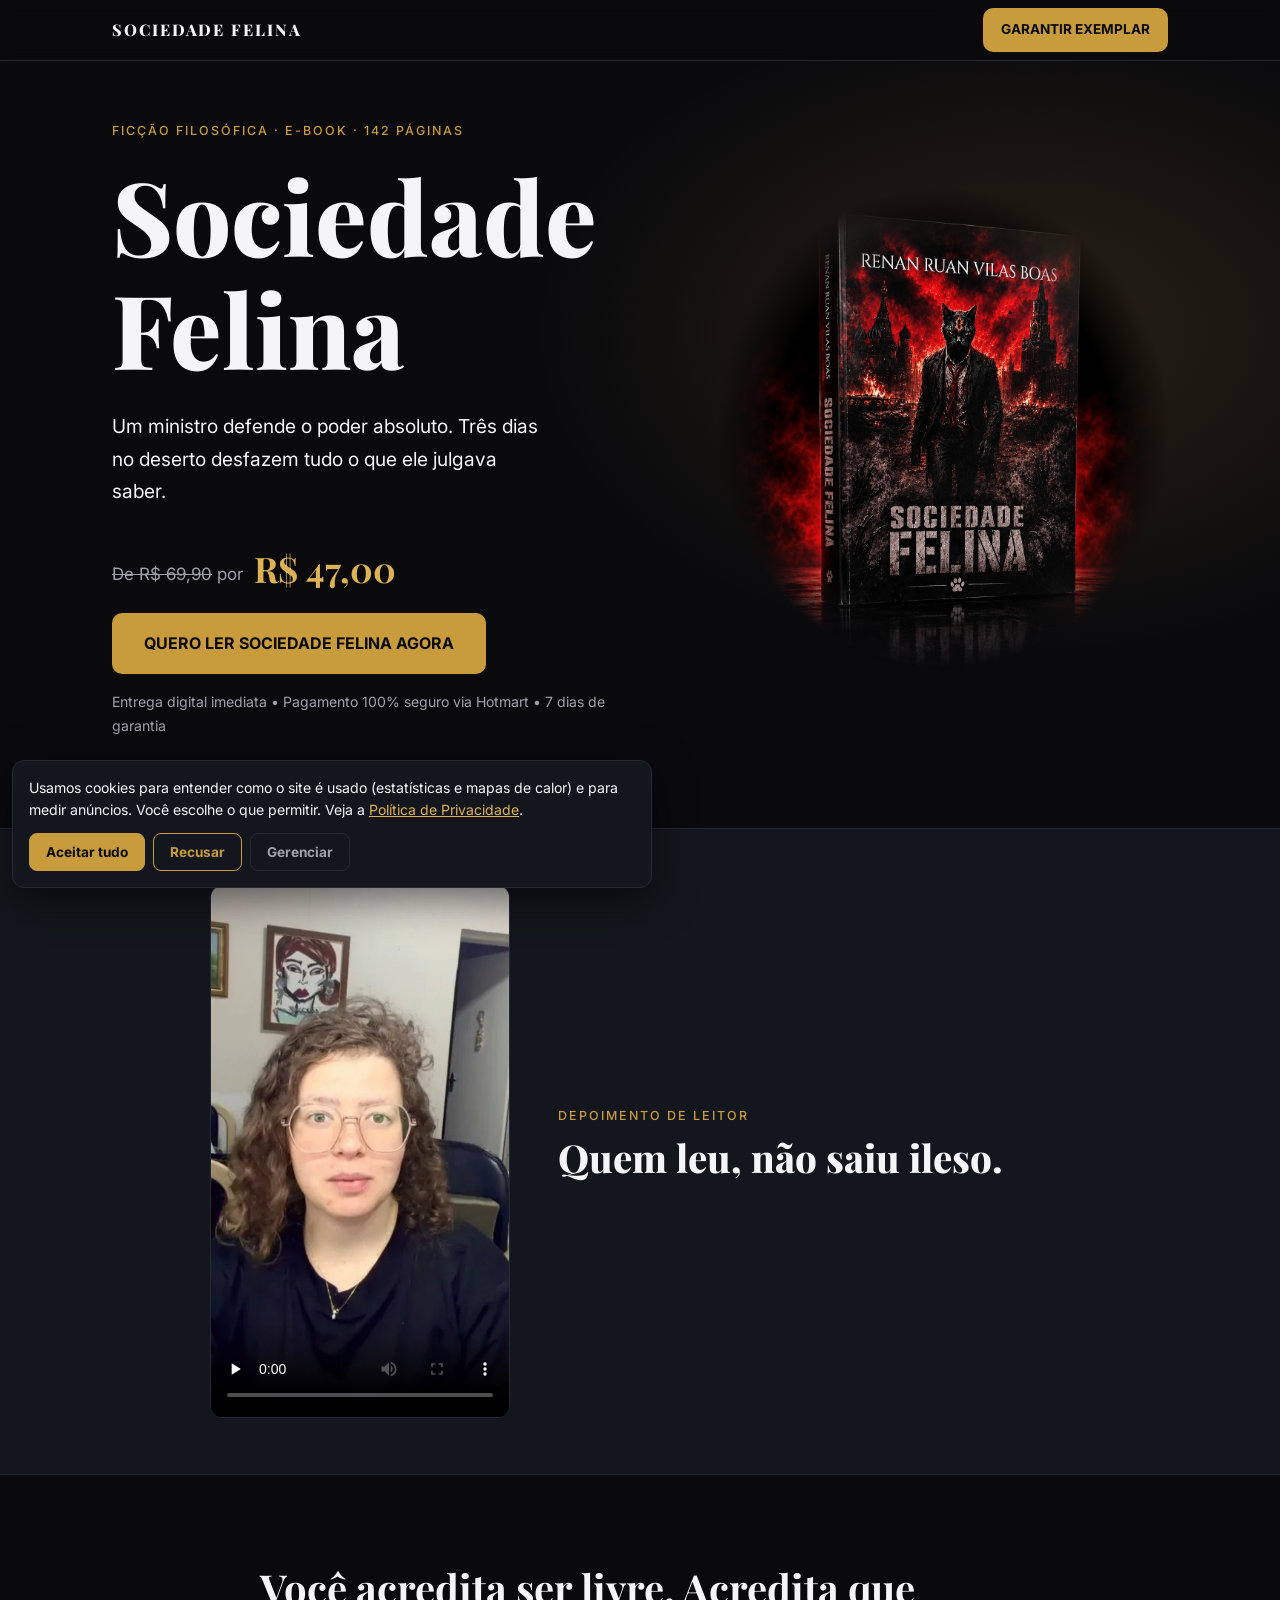
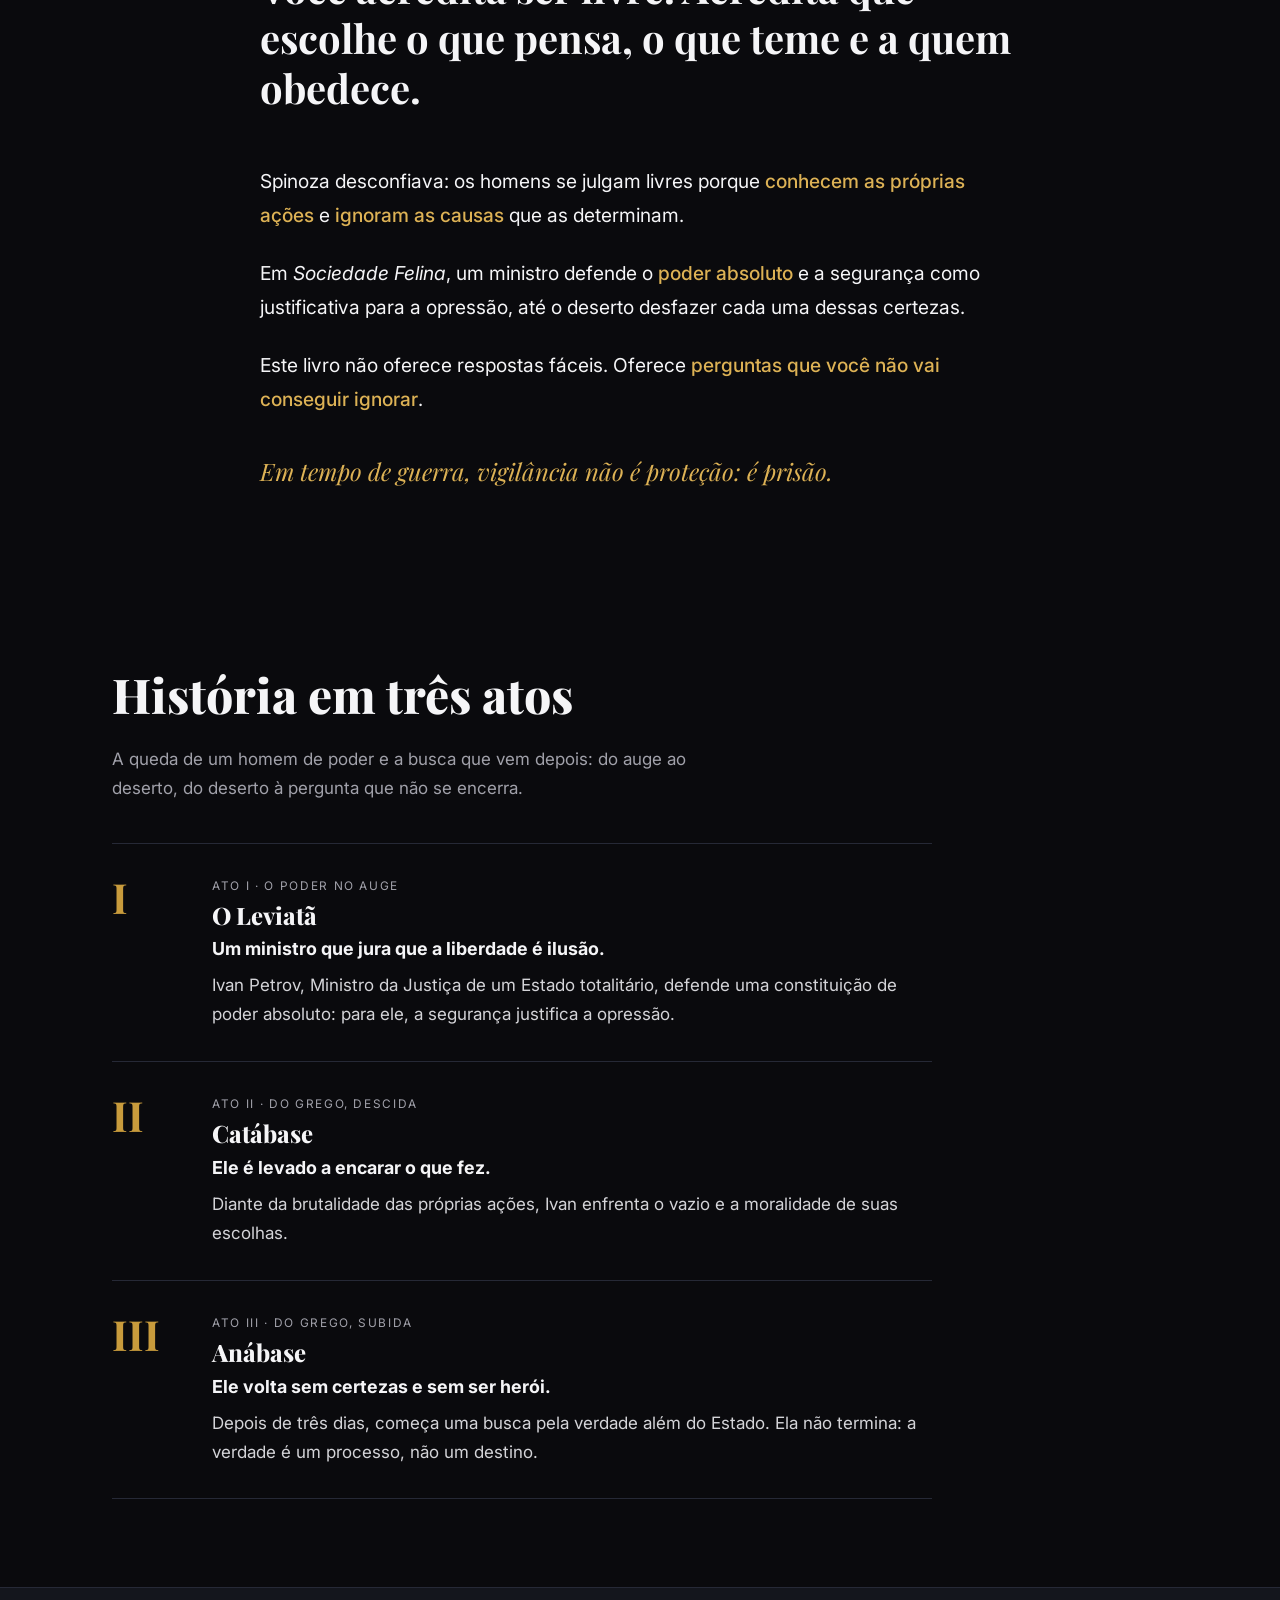
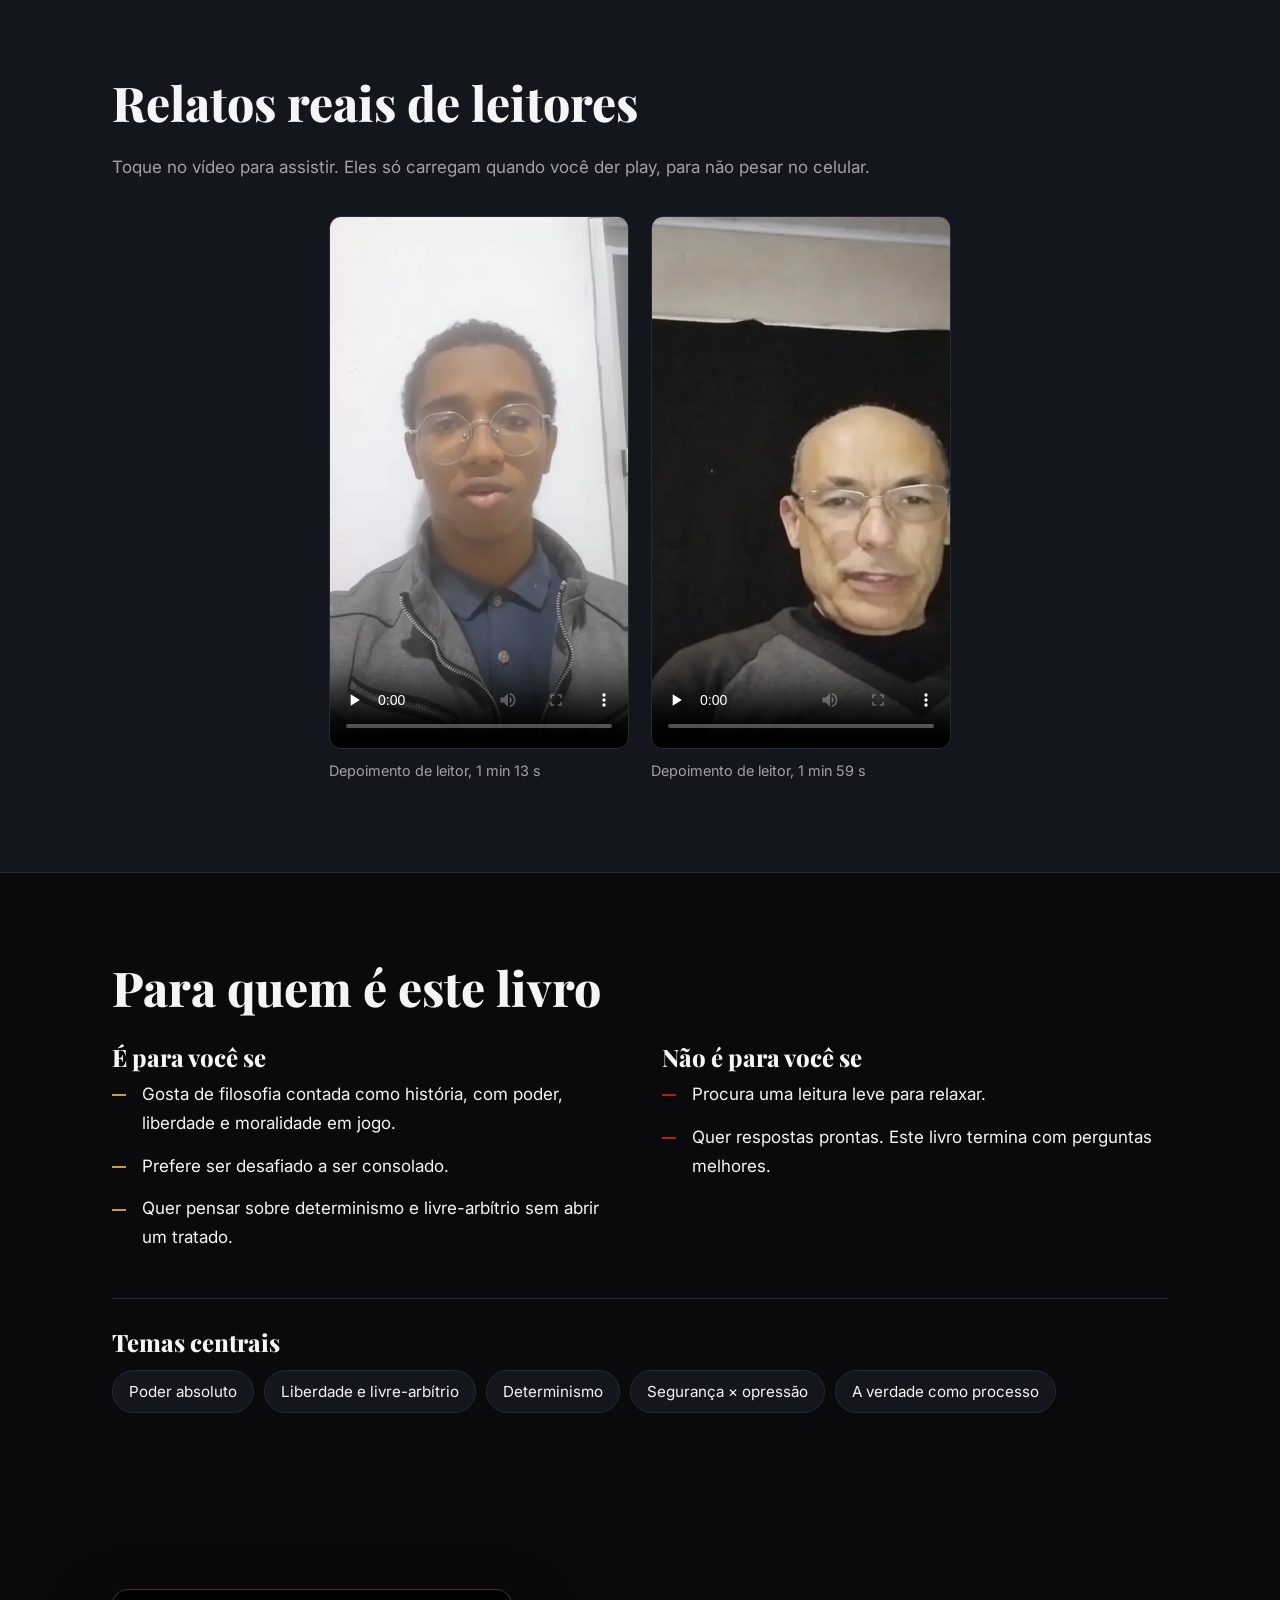
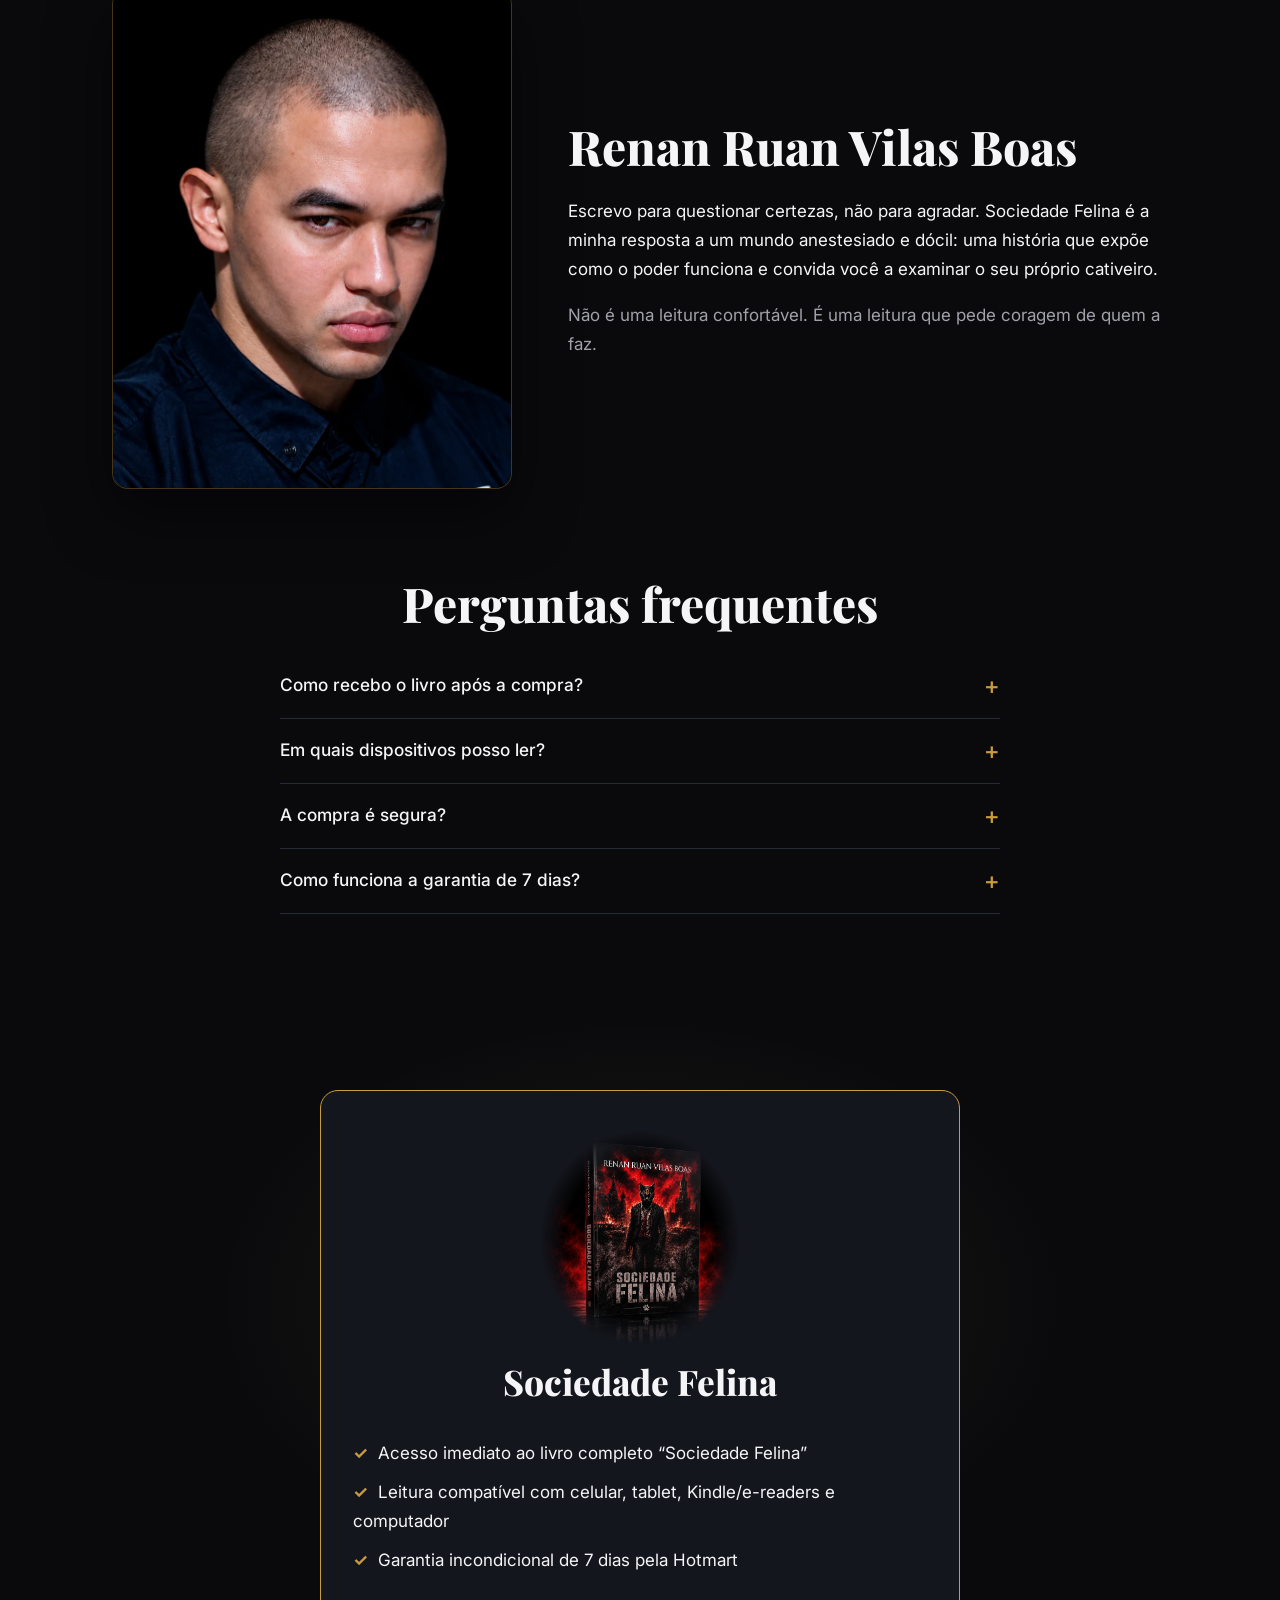
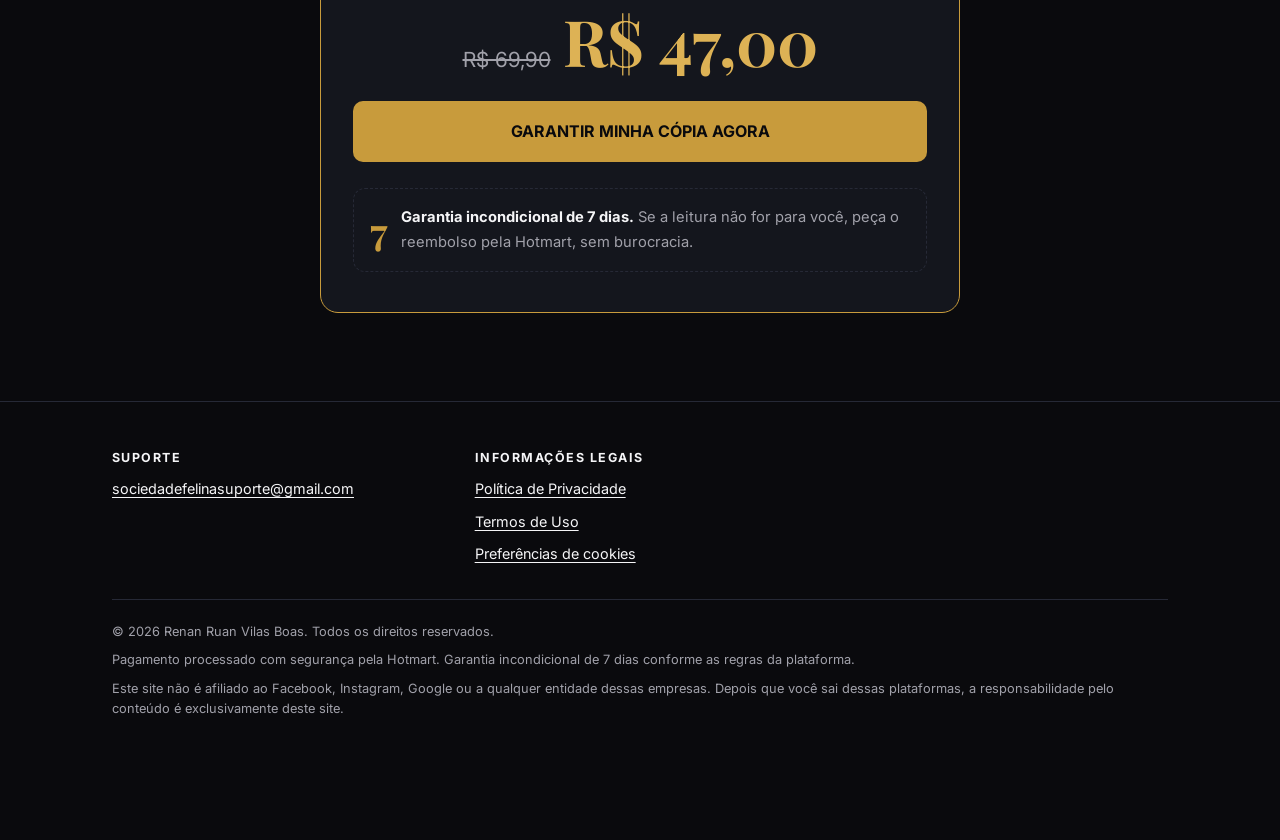
<file: index.html>
<!doctype html>
<html lang="pt-BR">
<head>
<meta charset="utf-8">
<meta name="viewport" content="width=device-width, initial-scale=1">
<title>Sociedade Felina, ficção filosófica de Renan Ruan Vilas Boas</title>
<meta name="description" content="Um ministro defende o poder absoluto e é levado ao deserto, onde suas certezas desmoronam. E-book de ficção filosófica com 142 páginas, acesso imediato e garantia de 7 dias.">
<meta name="theme-color" content="#0A0A0D">
<link rel="canonical" href="https://catabase.com.br/">

<!-- ===== PRÉVIA DE LINK (WhatsApp, Instagram, Facebook, X) =====
     Estas tags precisam ficar no HTML estático (os robôs de prévia não executam JS).
     Se mudar o domínio, troque "catabase.com.br" em canonical, og:image, og:url e twitter:image.
     A imagem de prévia é um JPG 1200x630 (formato mais compatível com o WhatsApp; evite WebP aqui).
     Depois de publicar, force a atualização do cache em:
       https://developers.facebook.com/tools/debug/  (vale também para Instagram/WhatsApp) -->
<meta property="og:type" content="book">
<meta property="og:site_name" content="Sociedade Felina">
<meta property="og:locale" content="pt_BR">
<meta property="og:title" content="Sociedade Felina, de Renan Ruan Vilas Boas">
<meta property="og:description" content="Ficção filosófica sobre poder, liberdade e verdade. E-book com 142 páginas e garantia de 7 dias.">
<meta property="og:url" content="https://catabase.com.br/">
<meta property="og:image" content="https://catabase.com.br/assets/og-capa.jpg">
<meta property="og:image:secure_url" content="https://catabase.com.br/assets/og-capa.jpg">
<meta property="og:image:type" content="image/jpeg">
<meta property="og:image:width" content="1200">
<meta property="og:image:height" content="630">
<meta property="og:image:alt" content="Capa do e-book Sociedade Felina, de Renan Ruan Vilas Boas">
<meta name="twitter:card" content="summary_large_image">
<meta name="twitter:title" content="Sociedade Felina, de Renan Ruan Vilas Boas">
<meta name="twitter:description" content="Ficção filosófica sobre poder, liberdade e verdade. E-book com 142 páginas e garantia de 7 dias.">
<meta name="twitter:image" content="https://catabase.com.br/assets/og-capa.jpg">
<meta name="twitter:image:alt" content="Capa do e-book Sociedade Felina">
<meta name="author" content="Renan Ruan Vilas Boas">
<meta name="robots" content="index,follow,max-image-preview:large">

<link rel="icon" href="data:image/svg+xml,%3Csvg xmlns='http://www.w3.org/2000/svg' viewBox='0 0 64 64'%3E%3Crect width='64' height='64' rx='12' fill='%230A0A0D'/%3E%3Ctext x='32' y='44' font-family='Georgia,serif' font-size='34' font-weight='700' text-anchor='middle' fill='%23C89B3C'%3ESF%3C/text%3E%3C/svg%3E">

<!-- ===== PERFORMANCE =====
     • Só a capa do hero é pré-carregada (é o elemento do LCP).
     • Fontes carregam sem bloquear a renderização (truque media="print" + onload).
     • Scripts de rastreamento NÃO ficam aqui: carregam só após consentimento, em tempo ocioso. -->
<link rel="preload" as="image" href="assets/capa-livro.webp" type="image/webp" fetchpriority="high">
<link rel="preconnect" href="https://fonts.googleapis.com">
<link rel="preconnect" href="https://fonts.gstatic.com" crossorigin>
<link rel="stylesheet" href="https://fonts.googleapis.com/css2?family=Inter:wght@400;500;700&family=Playfair+Display:ital,wght@0,700;0,800;1,500&display=swap" media="print" onload="this.media='all'">
<noscript><link rel="stylesheet" href="https://fonts.googleapis.com/css2?family=Inter:wght@400;500;700&family=Playfair+Display:ital,wght@0,700;0,800;1,500&display=swap"></noscript>

<!-- Dados estruturados (livro). O preço aqui deve bater com produto.preco em config.js -->
<script type="application/ld+json">{"@context":"https://schema.org","@type":"Book","name":"Sociedade Felina","author":{"@type":"Person","name":"Renan Ruan Vilas Boas"},"bookFormat":"https://schema.org/EBook","numberOfPages":144,"inLanguage":"pt-BR","image":"https://catabase.com.br/assets/og-capa.jpg","offers":{"@type":"Offer","price":"47.00","priceCurrency":"BRL","availability":"https://schema.org/InStock","url":"https://catabase.com.br/#oferta"}}</script>

<style>
/* ===== VARIÁVEIS DE COR ===== */
:root{--bg:#0A0A0D;--card:#14161D;--line:#262936;--tx:#F5F5F7;--mu:#A1A1AA;--ac:#C89B3C;--ac2:#DDB255}
*{box-sizing:border-box;margin:0}
html{color-scheme:dark;scroll-behavior:smooth;scroll-padding-top:72px}
body{background:var(--bg);color:var(--tx);font:400 1.0625rem/1.7 Inter,system-ui,-apple-system,"Segoe UI",sans-serif;-webkit-font-smoothing:antialiased}
h1,h2,h3{font-family:"Playfair Display",Georgia,serif;font-weight:800;line-height:1.1}
h2{font-size:clamp(1.9rem,5vw,3rem);margin-bottom:.5em}
h3{font-size:1.5rem;margin-bottom:.4em}
img,video{max-width:100%;display:block}
a{color:inherit}
:focus-visible{outline:3px solid var(--ac2);outline-offset:3px}
.wrap{max-width:1100px;margin:0 auto;padding:0 22px}
section{padding:88px 0}
.mu{color:var(--mu)}
[hidden]{display:none!important}

/* ===== BOTÕES ===== */
.btn{display:inline-block;background:var(--ac);color:var(--bg);font-weight:700;font-size:1rem;padding:17px 32px;border:0;border-radius:10px;text-decoration:none;text-align:center;cursor:pointer;transition:background .2s,transform .2s,box-shadow .2s;font-family:inherit}
.btn:hover{background:var(--ac2);transform:translateY(-2px);box-shadow:0 10px 30px rgba(200,155,60,.28)}
.btn.sm{padding:10px 18px;font-size:.85rem}
.btn.line{background:transparent;color:var(--ac);border:1px solid var(--ac)}
.btn.line:hover{background:rgba(200,155,60,.12);box-shadow:none}


/* ===== CABEÇALHO ===== */
header{position:fixed;top:0;left:0;right:0;z-index:30;background:rgba(10,10,13,.9);backdrop-filter:blur(8px);border-bottom:1px solid var(--line)}
header .wrap{display:flex;align-items:center;justify-content:space-between;height:60px}
.logo{font-family:"Playfair Display",Georgia,serif;font-weight:800;letter-spacing:.12em;font-size:1rem}

/* ===== HERO ===== */
.hero{padding:120px 0 90px;background:radial-gradient(700px 460px at 80% 40%,rgba(200,155,60,.16),transparent 70%)}
.hero .wrap{display:grid;grid-template-columns:1.1fr .9fr;grid-template-areas:"tag cover" "h1 cover" "sub cover" "cta cover" "proof cover";grid-template-rows:repeat(5,auto);column-gap:56px;align-content:center}
.tag{grid-area:tag;text-transform:uppercase;letter-spacing:.16em;font-size:.78rem;color:var(--ac);font-weight:500;margin-bottom:18px}
.hero h1{grid-area:h1;font-size:clamp(3.2rem,9vw,6.4rem);margin-bottom:.25em}
.sub{grid-area:sub;font-size:1.2rem;max-width:36ch;margin-bottom:1.6em}
.cta{grid-area:cta;justify-self:start}
.proof{grid-area:proof;margin-top:16px;font-size:.88rem;color:var(--mu)}
.cover{grid-area:cover;align-self:center}
.cover img{width:100%;height:auto;-webkit-mask-image:radial-gradient(ellipse closest-side at 50% 50%,#000 74%,transparent 100%);mask-image:radial-gradient(ellipse closest-side at 50% 50%,#000 74%,transparent 100%)}
.offer .box>img{-webkit-mask-image:radial-gradient(ellipse closest-side at 50% 50%,#000 74%,transparent 100%);mask-image:radial-gradient(ellipse closest-side at 50% 50%,#000 74%,transparent 100%)}
.deal{margin-bottom:14px;color:var(--mu)}.deal b{font-family:"Playfair Display",serif;font-size:clamp(1.8rem,8vw,2.2rem);color:var(--ac2);margin-left:6px;vertical-align:-3px}

/* ===== DEPOIMENTO EM DESTAQUE (logo após o botão do Hero) ===== */
.featured{padding:56px 0;background:var(--card);border-block:1px solid var(--line)}
.feat{display:grid;grid-template-columns:minmax(240px,300px) 1fr;gap:48px;align-items:center;max-width:860px;margin:0 auto}
.feat h2{font-size:clamp(1.7rem,4vw,2.4rem)}
.feat blockquote{font-family:"Playfair Display",Georgia,serif;font-style:italic;font-size:1.35rem;line-height:1.5;color:var(--ac2);margin:.4em 0 .6em}
.feat .who{color:var(--mu);font-size:.92rem}

/* ===== MANIFESTO ===== */
.manifesto{background:var(--bg)}
.manifesto .in{max-width:760px;margin:0 auto}
.manifesto p{margin-bottom:1.3em;font-size:1.2rem;line-height:1.75}
.manifesto p:first-child{font-family:"Playfair Display",serif;font-size:clamp(1.7rem,4.5vw,2.5rem);line-height:1.25;font-weight:700}
.manifesto strong{color:var(--ac2);font-weight:500}
.manifesto .last{font-family:"Playfair Display",serif;font-style:italic;font-size:1.5rem;color:var(--ac2);margin:1.4em 0 0}

/* ===== SINOPSE EM TRÊS ATOS ===== */
.lede{max-width:56ch;color:var(--mu)}
.acts-list{list-style:none;padding:0;margin:40px 0 0;max-width:820px;border-top:1px solid var(--line)}
.act{display:grid;grid-template-columns:76px 1fr;gap:8px 24px;padding:32px 0;border-bottom:1px solid var(--line)}
.act .num{font-family:"Playfair Display",Georgia,serif;font-weight:700;font-size:2.6rem;line-height:1;color:var(--ac)}
.act .kicker{text-transform:uppercase;letter-spacing:.14em;font-size:.74rem;color:var(--mu);margin-bottom:6px}
.act h3{margin-bottom:.35em}
.act .hook{font-weight:700;font-size:1.12rem;line-height:1.45;margin-bottom:.5em}
.act p:last-child{color:#d4d4d8}
.pullquote{max-width:760px;margin:48px 0 0;padding:4px 0 4px 26px;border-left:3px solid var(--ac)}
.pullquote blockquote{font-family:"Playfair Display",Georgia,serif;font-style:italic;font-size:clamp(1.3rem,3.4vw,1.8rem);line-height:1.45}
.pullquote figcaption{margin-top:12px;color:var(--mu);font-size:.92rem}
/* ===== DEPOIMENTOS (galeria) ===== */
.band{background:var(--card);border-block:1px solid var(--line)}
.vids{display:grid;grid-template-columns:repeat(auto-fit,minmax(240px,300px));justify-content:center;gap:22px;margin-top:34px}
video{width:100%;aspect-ratio:9/16;object-fit:cover;object-position:50% 25%;background:#000;border-radius:12px;border:1px solid var(--line)}
.vids figcaption{margin-top:10px;font-size:.9rem;color:var(--mu)}
.vids figcaption.qt{font-style:italic;color:var(--tx)}

/* ===== PARA QUEM É ===== */
.fit .cols{display:grid;grid-template-columns:1fr 1fr;gap:44px;margin-top:30px}
.fit ul{list-style:none;padding:0;display:grid;gap:14px}
.fit li{padding-left:30px;position:relative}
.fit li::before{content:"";position:absolute;left:0;top:.85em;width:14px;height:2px;background:var(--ac)}
.fit .no li::before{background:#B91C1C}
.chips{margin-top:46px;padding-top:30px;border-top:1px solid var(--line)}
.chips+.chips{margin-top:28px;padding-top:0;border-top:0}
.chips ul{display:flex;flex-wrap:wrap;gap:10px;margin-top:14px}
.chips li{padding:8px 16px;border:1px solid var(--line);border-radius:999px;background:var(--card);font-size:.95rem;padding-left:16px}
.chips li::before{display:none}


/* ===== AUTOR ===== */
.author .wrap{display:grid;grid-template-columns:minmax(0,400px) 1fr;gap:56px;align-items:center}
/* Foto inteira, sem recorte: o contêiner tem a proporção da foto (4:5) e a imagem usa
   object-fit:contain, então qualquer tamanho mostra o retrato completo (fundo preto casa com a foto). */
.portrait{margin:0;width:100%;max-width:400px;max-height:520px;aspect-ratio:4/5;background:#000;border:1px solid rgba(200,155,60,.35);border-radius:16px;overflow:hidden;box-shadow:0 24px 60px rgba(0,0,0,.55)}
.portrait img{width:100%;height:100%;object-fit:contain;object-position:center}

/* ===== FAQ (sanfona) ===== */
.faq{max-width:720px;margin:0 auto}
.faq .q{border-bottom:1px solid var(--line)}
.faq button{width:100%;display:flex;justify-content:space-between;gap:16px;background:none;border:0;color:var(--tx);font:500 1.08rem Inter,sans-serif;text-align:left;padding:20px 0;cursor:pointer}
.faq button::after{content:"+";color:var(--ac);font-size:1.5rem;line-height:1;transition:transform .3s}
.faq button[aria-expanded=true]::after{transform:rotate(45deg)}
.faq .a{display:grid;grid-template-rows:0fr;transition:grid-template-rows .35s ease}
.faq .a.open{grid-template-rows:1fr}
.faq .a>div{overflow:hidden;color:var(--mu)}
.faq .a p{padding-bottom:20px}

/* ===== OFERTA FINAL ===== */
.offer{background:radial-gradient(600px 400px at 50% 30%,rgba(200,155,60,.12),transparent 70%)}
.box{max-width:640px;margin:0 auto;background:var(--card);border:1px solid var(--ac);border-radius:18px;padding:40px 32px;text-align:center}
.box>img{width:200px;height:auto;margin:0 auto 18px}
.box ul{list-style:none;padding:0;margin:20px auto;display:inline-grid;gap:10px;text-align:left}
.box li::before{content:"✓";color:var(--ac);margin-right:10px;font-weight:700}
/* Preço: flex com quebra de linha. O "R$ 47,00" usa clamp() e nunca passa da largura do card;
   se faltar espaço, o preço riscado sobe para a linha de cima, mantendo o destaque do valor principal. */
.price{display:flex;flex-wrap:wrap;align-items:baseline;justify-content:center;gap:2px 12px;margin:14px 0 4px;max-width:100%;min-width:0}
.price s{color:var(--mu);font-size:clamp(1rem,4.6vw,1.3rem);white-space:nowrap}
.price strong{font-family:"Playfair Display",serif;font-size:clamp(2.6rem,13vw,4rem);line-height:1;color:var(--ac2);white-space:nowrap;min-width:0;max-width:100%}
.seal{display:flex;gap:14px;align-items:center;text-align:left;margin:26px 0 0;padding:16px;border:1px dashed var(--line);border-radius:12px;font-size:.92rem;color:var(--mu)}
.seal b{font-family:"Playfair Display",serif;font-size:2.4rem;color:var(--ac);line-height:1}
.box .btn{width:100%;margin-top:20px}

/* ===== RODAPÉ LEGAL ===== */
footer{padding:48px 0 120px;border-top:1px solid var(--line);color:var(--mu);font-size:.9rem}
.fgrid{display:grid;grid-template-columns:repeat(3,1fr);gap:32px}
.fgrid h4{font:700 .78rem Inter,sans-serif;letter-spacing:.12em;text-transform:uppercase;color:var(--tx);margin-bottom:12px}
.fgrid ul{list-style:none;padding:0;display:grid;gap:8px}
.fgrid a,.fgrid button{color:var(--tx);background:none;border:0;padding:0;font:inherit;cursor:pointer;text-decoration:underline;text-underline-offset:3px}
.fine{margin-top:32px;padding-top:22px;border-top:1px solid var(--line);font-size:.8rem;line-height:1.6;display:grid;gap:8px}

/* ===== BOTÃO FIXO NO MOBILE ===== */
.sticky{position:fixed;left:0;right:0;bottom:0;z-index:30;display:none;align-items:center;justify-content:space-between;gap:12px;padding:12px 18px calc(12px + env(safe-area-inset-bottom,0px));background:rgba(10,10,13,.96);border-top:1px solid var(--line);transform:translateY(110%);visibility:hidden;transition:transform .25s,visibility 0s .25s}
.sticky.show{transform:none;visibility:visible;transition:transform .25s,visibility 0s}
.sticky b{display:block;color:var(--ac2);font-size:1.1rem;line-height:1.2}


/* ===== MOBILE ===== */
@media (max-width:860px){
.box{padding:32px 20px}
.box .btn{padding-inline:12px}
section{padding:64px 0}
.hero{padding:96px 0 56px}
.hero .wrap{grid-template-columns:1fr;grid-template-areas:"tag" "h1" "cover" "sub" "cta" "proof"}
.cover{max-width:330px;margin:0 auto 10px}
.hero h1{margin-bottom:.1em}
.cta .btn{width:100%}
.featured{padding:44px 0}
.feat{grid-template-columns:1fr;gap:24px;justify-items:center;text-align:center}
.feat figure{width:min(300px,100%)}
.act{grid-template-columns:1fr;padding:26px 0}.act .num{font-size:2rem}
.vids{display:flex;overflow-x:auto;scroll-snap-type:x mandatory;gap:16px;padding-bottom:14px;justify-content:flex-start}
.vids figure{flex:0 0 74%;scroll-snap-align:center}
.author .wrap{grid-template-columns:1fr;gap:28px}.portrait{max-width:320px;max-height:400px;margin:0 auto}
.fit .cols{grid-template-columns:1fr;gap:30px}
.fgrid{grid-template-columns:1fr;gap:26px}
.sticky{display:flex}
}
@media (prefers-reduced-motion:reduce){html{scroll-behavior:auto}*{transition:none!important;animation:none!important}}
</style>
</head>
<body>

<header><div class="wrap">
<span class="logo">SOCIEDADE FELINA</span>
<a class="btn sm" data-checkout data-loc="header" href="#oferta">GARANTIR EXEMPLAR</a>
</div></header>

<main>

<!-- =================== HERO =================== -->
<section class="hero"><div class="wrap">
<p class="tag">Ficção filosófica · E-book · 142 páginas</p>
<h1>Sociedade Felina</h1>
<p class="sub">Um ministro defende o poder absoluto. Três dias no deserto desfazem tudo o que ele julgava saber.</p>
<div class="cta">
  <p class="deal"><s>De R$&nbsp;69,90</s> por <b>R$&nbsp;47,00</b></p>
  <!-- O href real (Hotmart + UTMs) é aplicado pelo app.js a partir de config.js -->
  <a class="btn" data-checkout data-loc="hero" href="#oferta">QUERO LER SOCIEDADE FELINA AGORA</a>
</div>
<p class="proof">Entrega digital imediata • Pagamento 100% seguro via Hotmart • 7 dias de garantia<span class="parc" hidden><br>Ou 6x de R$&nbsp;<b data-parc></b> no cartão</span></p>
<!-- Capa: arquivo externo (antes estava embutida em base64 e pesava ~320 KB no HTML) -->
<div class="cover"><img src="assets/capa-livro.webp" width="1213" height="1296" alt="Capa do e-book Sociedade Felina, de Renan Ruan Vilas Boas" fetchpriority="high" decoding="async"></div>
</div></section>

<!-- =================== DEPOIMENTO EM DESTAQUE (1º vídeo) ===================
     Fica logo depois do botão do Hero. Frase e nome vêm de config.js > depoimentos[0] -->
<section class="featured" aria-labelledby="destaque-t"><div class="wrap">
<div class="feat">
  <figure>
    <!-- preload="none" + poster: o vídeo (3,8 MB) só baixa quando a pessoa toca em play -->
    <video controls preload="none" playsinline poster="assets/poster-1.webp" data-i="0" aria-label="Depoimento em vídeo de leitor, 50 segundos"><source src="assets/depoimento-1.mp4" type="video/mp4">Seu navegador não reproduz este vídeo.</video>
  </figure>
  <div>
    <p class="tag" style="margin-bottom:10px">Depoimento de leitor</p>
    <h2 id="destaque-t">Quem leu, não saiu ileso.</h2>
    <blockquote data-quote="0" hidden></blockquote>
    <p class="who" data-who="0" hidden></p>
  </div>
</div>
</div></section>

<!-- =================== MANIFESTO =================== -->
<section class="manifesto"><div class="wrap"><div class="in">
<p>Você acredita ser livre. Acredita que escolhe o que pensa, o que teme e a quem obedece.</p>
<p>Spinoza desconfiava: os homens se julgam livres porque <strong>conhecem as próprias ações</strong> e <strong>ignoram as causas</strong> que as determinam.</p>
<p>Em <em>Sociedade Felina</em>, um ministro defende o <strong>poder absoluto</strong> e a segurança como justificativa para a opressão, até o deserto desfazer cada uma dessas certezas.</p>
<p>Este livro não oferece respostas fáceis. Oferece <strong>perguntas que você não vai conseguir ignorar</strong>.</p>
<p class="last">Em tempo de guerra, vigilância não é proteção: é prisão.</p>
</div></div></section>

<!-- =================== SINOPSE EM TRÊS ATOS =================== -->
<section id="sinopse"><div class="wrap">
<h2>História em três atos</h2>
<p class="lede">A queda de um homem de poder e a busca que vem depois: do auge ao deserto, do deserto à pergunta que não se encerra.</p>
<ol class="acts-list">
<li class="act">
  <span class="num" aria-hidden="true">I</span>
  <div>
    <p class="kicker">Ato I · O poder no auge</p>
    <h3>O Leviatã</h3>
    <p class="hook">Um ministro que jura que a liberdade é ilusão.</p>
    <p>Ivan Petrov, Ministro da Justiça de um Estado totalitário, defende uma constituição de poder absoluto: para ele, a segurança justifica a opressão.</p>
  </div>
</li>
<li class="act">
  <span class="num" aria-hidden="true">II</span>
  <div>
    <p class="kicker">Ato II · Do grego, descida</p>
    <h3>Catábase</h3>
    <p class="hook">Ele é levado a encarar o que fez.</p>
    <p>Diante da brutalidade das próprias ações, Ivan enfrenta o vazio e a moralidade de suas escolhas.</p>
  </div>
</li>
<li class="act">
  <span class="num" aria-hidden="true">III</span>
  <div>
    <p class="kicker">Ato III · Do grego, subida</p>
    <h3>Anábase</h3>
    <p class="hook">Ele volta sem certezas e sem ser herói.</p>
    <p>Depois de três dias, começa uma busca pela verdade além do Estado. Ela não termina: a verdade é um processo, não um destino.</p>
  </div>
</li>
</ol>
<!-- Citação do livro: texto vem de config.js > citacao. Vazia = oculta. -->
<figure class="pullquote" id="citacao" hidden>
  <blockquote data-cit-texto></blockquote>
  <figcaption data-cit-fonte></figcaption>
</figure>
</div></section>

<!-- =================== DEPOIMENTOS (galeria: 2º e 3º vídeos) =================== -->
<section class="band"><div class="wrap">
<h2>Relatos reais de leitores</h2>
<p class="mu">Toque no vídeo para assistir. Eles só carregam quando você der play, para não pesar no celular.</p>
<div class="vids">
<figure><video controls preload="none" playsinline poster="assets/poster-2.webp" data-i="1" aria-label="Depoimento em vídeo de leitor, 1 minuto e 13 segundos"><source src="assets/depoimento-2.mp4" type="video/mp4">Seu navegador não reproduz este vídeo.</video><figcaption>Depoimento de leitor, 1 min 13 s</figcaption></figure>
<figure><video controls preload="none" playsinline poster="assets/poster-3.webp" data-i="2" aria-label="Depoimento em vídeo de leitor, 1 minuto e 59 segundos"><source src="assets/depoimento-3.mp4" type="video/mp4">Seu navegador não reproduz este vídeo.</video><figcaption>Depoimento de leitor, 1 min 59 s</figcaption></figure>
</div>
</div></section>

<!-- =================== PARA QUEM É ESTE LIVRO =================== -->
<section class="fit" id="para-quem"><div class="wrap">
<h2>Para quem é este livro</h2>
<div class="cols">
<div><h3>É para você se</h3><ul>
<li>Gosta de filosofia contada como história, com poder, liberdade e moralidade em jogo.</li>
<li>Prefere ser desafiado a ser consolado.</li>
<li>Quer pensar sobre determinismo e livre-arbítrio sem abrir um tratado.</li>
</ul></div>
<div class="no"><h3>Não é para você se</h3><ul>
<li>Procura uma leitura leve para relaxar.</li>
<li>Quer respostas prontas. Este livro termina com perguntas melhores.</li>
</ul></div>
</div>
<!-- Temas centrais e referências: listas vêm de config.js (temas / referencias) -->
<div class="chips" id="temas" hidden><h3>Temas centrais</h3><ul id="temasList"></ul></div>
<div class="chips" id="refs" hidden><h3>Se você gosta de…</h3><ul id="refsList"></ul></div>
</div></section>

<!-- =================== AUTOR =================== -->
<section class="author"><div class="wrap">
<figure class="portrait"><img src="assets/autor-renan-web.webp" width="800" height="1000" loading="lazy" decoding="async" alt="Renan Ruan Vilas Boas, autor de Sociedade Felina"></figure>
<div>
<h2>Renan Ruan Vilas Boas</h2>
<p>Escrevo para questionar certezas, não para agradar. Sociedade Felina é a minha resposta a um mundo anestesiado e dócil: uma história que expõe como o poder funciona e convida você a examinar o seu próprio cativeiro.</p>
<p class="mu" style="margin-top:1em">Não é uma leitura confortável. É uma leitura que pede coragem de quem a faz.</p>
</div>
</div></section>

<!-- =================== FAQ (antes da oferta final) =================== -->
<section id="faqSection" style="padding-top:0"><div class="wrap">
<h2 style="text-align:center">Perguntas frequentes</h2>
<!-- Perguntas e respostas vêm de config.js > faq (o app.js monta a sanfona) -->
<div class="faq" id="faq"></div>
</div></section>

<!-- =================== OFERTA FINAL =================== -->
<section class="offer" id="oferta"><div class="wrap"><div class="box">
<img src="assets/capa-livro.webp" width="1213" height="1296" loading="lazy" decoding="async" alt="Capa do e-book Sociedade Felina">
<h2 style="font-size:2.2rem">Sociedade Felina</h2>
<ul>
<li>Acesso imediato ao livro completo “Sociedade Felina”</li>
<li>Leitura compatível com celular, tablet, Kindle/e-readers e computador</li>
<li>Garantia incondicional de 7 dias pela Hotmart</li>
</ul>
<p class="price"><s>R$&nbsp;69,90</s><strong>R$&nbsp;47,00</strong></p>
<p class="mu parc" hidden style="font-size:.95rem">Ou 6x de R$&nbsp;<b data-parc></b> no cartão</p>
<a class="btn" data-checkout data-loc="oferta" href="#oferta">GARANTIR MINHA CÓPIA AGORA</a>
<div class="seal"><b>7</b><span><strong style="color:var(--tx)">Garantia incondicional de 7 dias.</strong> Se a leitura não for para você, peça o reembolso pela Hotmart, sem burocracia.</span></div>
</div></div></section>

</main>

<!-- =================== RODAPÉ LEGAL E SUPORTE ===================
     Campos vêm de config.js > suporte e legal. Canal desativado ou vazio = oculto. -->
<footer id="rodape"><div class="wrap">
<div class="fgrid">
  <div>
    <h4>Suporte</h4>
    <ul>
      <li data-f="email"></li>
      <li data-f="whatsapp"></li>
      <li data-f="instagram"></li>
      <li data-f="horario"></li>
    </ul>
  </div>
  <div>
    <h4>Informações legais</h4>
    <ul>
      <li><a data-f-link="privacidade" href="privacidade.html">Política de Privacidade</a></li>
      <li><a data-f-link="termos" href="termos.html">Termos de Uso</a></li>
      <li><button type="button" data-cookie-prefs>Preferências de cookies</button></li>
    </ul>
  </div>
  <div>
    <h4>Vendedor</h4>
    <ul>
      <li data-f="razao"></li>
      <li data-f="cnpj"></li>
      <li data-f="endereco"></li>
    </ul>
  </div>
</div>
<div class="fine">
  <p>© <span id="ano">2026</span> Renan Ruan Vilas Boas. Todos os direitos reservados.</p>
  <p>Pagamento processado com segurança pela Hotmart. Garantia incondicional de 7 dias conforme as regras da plataforma.</p>
  <p id="avisoMeta" hidden>Este site não é afiliado ao Facebook, Instagram, Google ou a qualquer entidade dessas empresas. Depois que você sai dessas plataformas, a responsabilidade pelo conteúdo é exclusivamente deste site.</p>
</div>
</div></footer>

<!-- Botão fixo (mobile): aparece depois do botão do Hero sair da tela e some na oferta final -->
<div class="sticky" id="sticky"><span class="mu">Sociedade Felina<b>R$&nbsp;47,00</b></span><a class="btn sm" data-checkout data-loc="sticky" href="#oferta">COMPRAR</a></div>

<!-- Scripts: defer = não bloqueiam a renderização. Ordem importa. -->
<script src="config.js" defer></script>
<script src="tracking.js" defer></script>
<script src="app.js" defer></script>
</body>
</html>
</file>
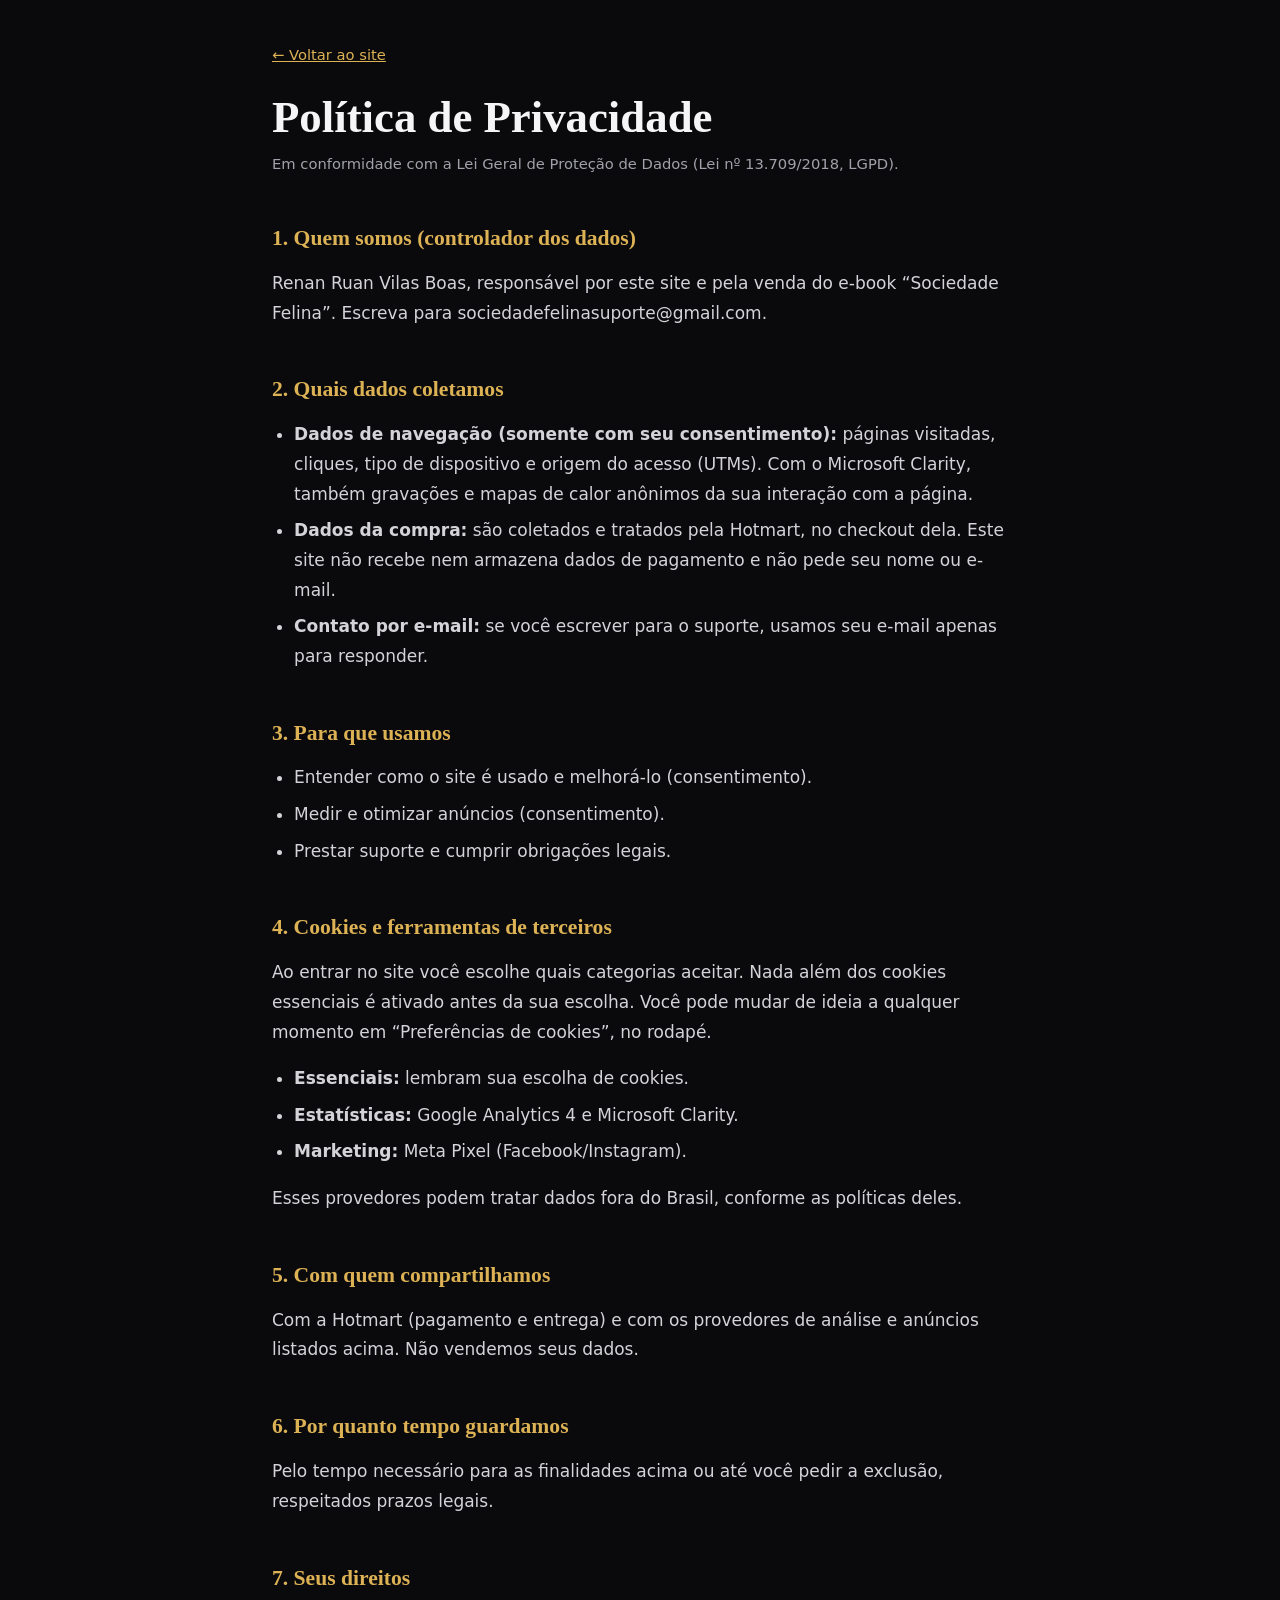
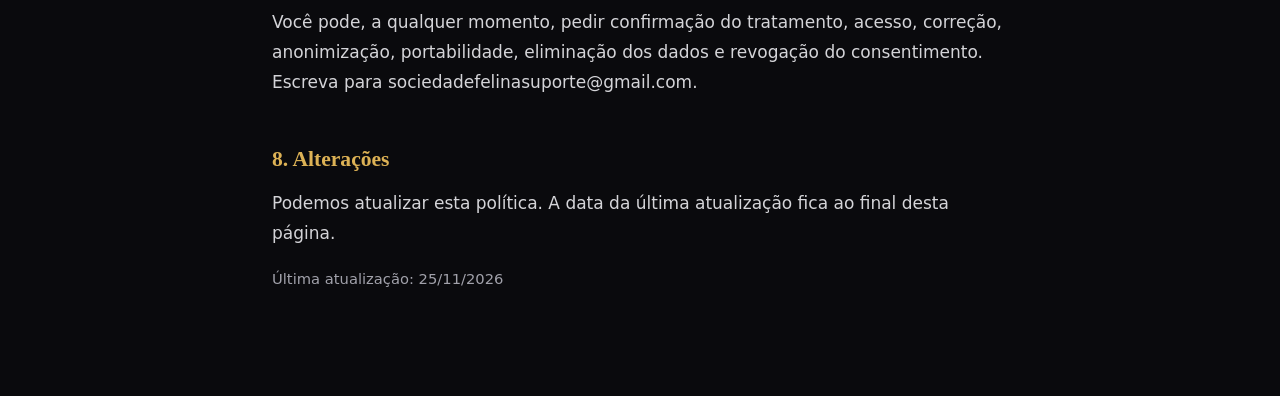
<file: privacidade.html>
<!doctype html>
<html lang="pt-BR">
<head>
<meta charset="utf-8">
<meta name="viewport" content="width=device-width, initial-scale=1">
<title>Política de Privacidade | Sociedade Felina</title>
<meta name="robots" content="noindex,follow">
<meta name="theme-color" content="#0A0A0D">
<style>
:root{--bg:#0A0A0D;--line:#262936;--tx:#F5F5F7;--mu:#A1A1AA;--ac2:#DDB255}
*{box-sizing:border-box;margin:0}
body{background:var(--bg);color:var(--tx);font:400 1.0625rem/1.75 Inter,system-ui,-apple-system,"Segoe UI",sans-serif}
.wrap{max-width:780px;margin:0 auto;padding:40px 22px 90px}
a{color:var(--ac2)}
h1{font-family:Georgia,serif;font-size:clamp(2rem,6vw,2.8rem);line-height:1.15;margin:18px 0 8px}
h2{font-family:Georgia,serif;font-size:1.35rem;margin:2em 0 .5em;color:var(--ac2)}
p,ul{margin-bottom:1em;color:#d4d4d8}ul{padding-left:1.3em}li{margin-bottom:.4em}
.mu{color:var(--mu);font-size:.92rem}
.back{display:inline-block;margin-bottom:6px;font-size:.92rem}
</style>
</head>
<body>
<div class="wrap">
<a class="back" href="./">← Voltar ao site</a>

<h1>Política de Privacidade</h1>
<p class="mu">Em conformidade com a Lei Geral de Proteção de Dados (Lei nº 13.709/2018, LGPD).</p>

<h2>1. Quem somos (controlador dos dados)</h2>
<p><span data-fill="razao"></span><span data-if="cnpj">, CNPJ/CPF <span data-fill="cnpj"></span></span>, responsável por este site e pela venda do e-book “Sociedade Felina”. <span data-if="email">Escreva para <span data-fill="email"></span>.</span></p>

<h2>2. Quais dados coletamos</h2>
<ul>
<li><strong>Dados de navegação (somente com seu consentimento):</strong> páginas visitadas, cliques, tipo de dispositivo e origem do acesso (UTMs). Com o Microsoft Clarity, também gravações e mapas de calor anônimos da sua interação com a página.</li>
<li><strong>Dados da compra:</strong> são coletados e tratados pela Hotmart, no checkout dela. Este site não recebe nem armazena dados de pagamento e não pede seu nome ou e-mail.</li>
<li><strong>Contato por e-mail:</strong> se você escrever para o suporte, usamos seu e-mail apenas para responder.</li>
</ul>

<h2>3. Para que usamos</h2>
<ul>
<li>Entender como o site é usado e melhorá-lo (consentimento).</li>
<li>Medir e otimizar anúncios (consentimento).</li>
<li>Prestar suporte e cumprir obrigações legais.</li>
</ul>

<h2>4. Cookies e ferramentas de terceiros</h2>
<p>Ao entrar no site você escolhe quais categorias aceitar. Nada além dos cookies essenciais é ativado antes da sua escolha. Você pode mudar de ideia a qualquer momento em “Preferências de cookies”, no rodapé.</p>
<ul>
<li><strong>Essenciais:</strong> lembram sua escolha de cookies.</li>
<li><strong>Estatísticas:</strong> Google Analytics 4 e Microsoft Clarity.</li>
<li><strong>Marketing:</strong> Meta Pixel (Facebook/Instagram).</li>
</ul>
<p>Esses provedores podem tratar dados fora do Brasil, conforme as políticas deles.</p>

<h2>5. Com quem compartilhamos</h2>
<p>Com a Hotmart (pagamento e entrega) e com os provedores de análise e anúncios listados acima. Não vendemos seus dados.</p>

<h2>6. Por quanto tempo guardamos</h2>
<p>Pelo tempo necessário para as finalidades acima ou até você pedir a exclusão, respeitados prazos legais.</p>

<h2>7. Seus direitos</h2>
<p>Você pode, a qualquer momento, pedir confirmação do tratamento, acesso, correção, anonimização, portabilidade, eliminação dos dados e revogação do consentimento. <span data-if="email">Escreva para <span data-fill="email"></span>.</span></p>

<h2>8. Alterações</h2>
<p>Podemos atualizar esta política. A data da última atualização fica ao final desta página.</p>

<p class="mu">Última atualização: 25/11/2026</p>
</div>
<script src="config.js"></script>
<script>
/* Preenche dados do vendedor e e-mail de suporte a partir de config.js */
(function(){
  var C=window.SITE_CONFIG||{}, L=C.legal||{}, S=C.suporte||{}, E=S.email||{};
  var map={razao:L.razao||'Renan Ruan Vilas Boas',cnpj:L.cnpj,email:E.ativo&&E.valor?E.valor:''};
  document.querySelectorAll('[data-if]').forEach(function(el){if(!map[el.getAttribute('data-if')])el.parentNode.removeChild(el)});
  document.querySelectorAll('[data-fill]').forEach(function(el){el.textContent=map[el.getAttribute('data-fill')]||''});
})();
</script>
</body>
</html>
</file>
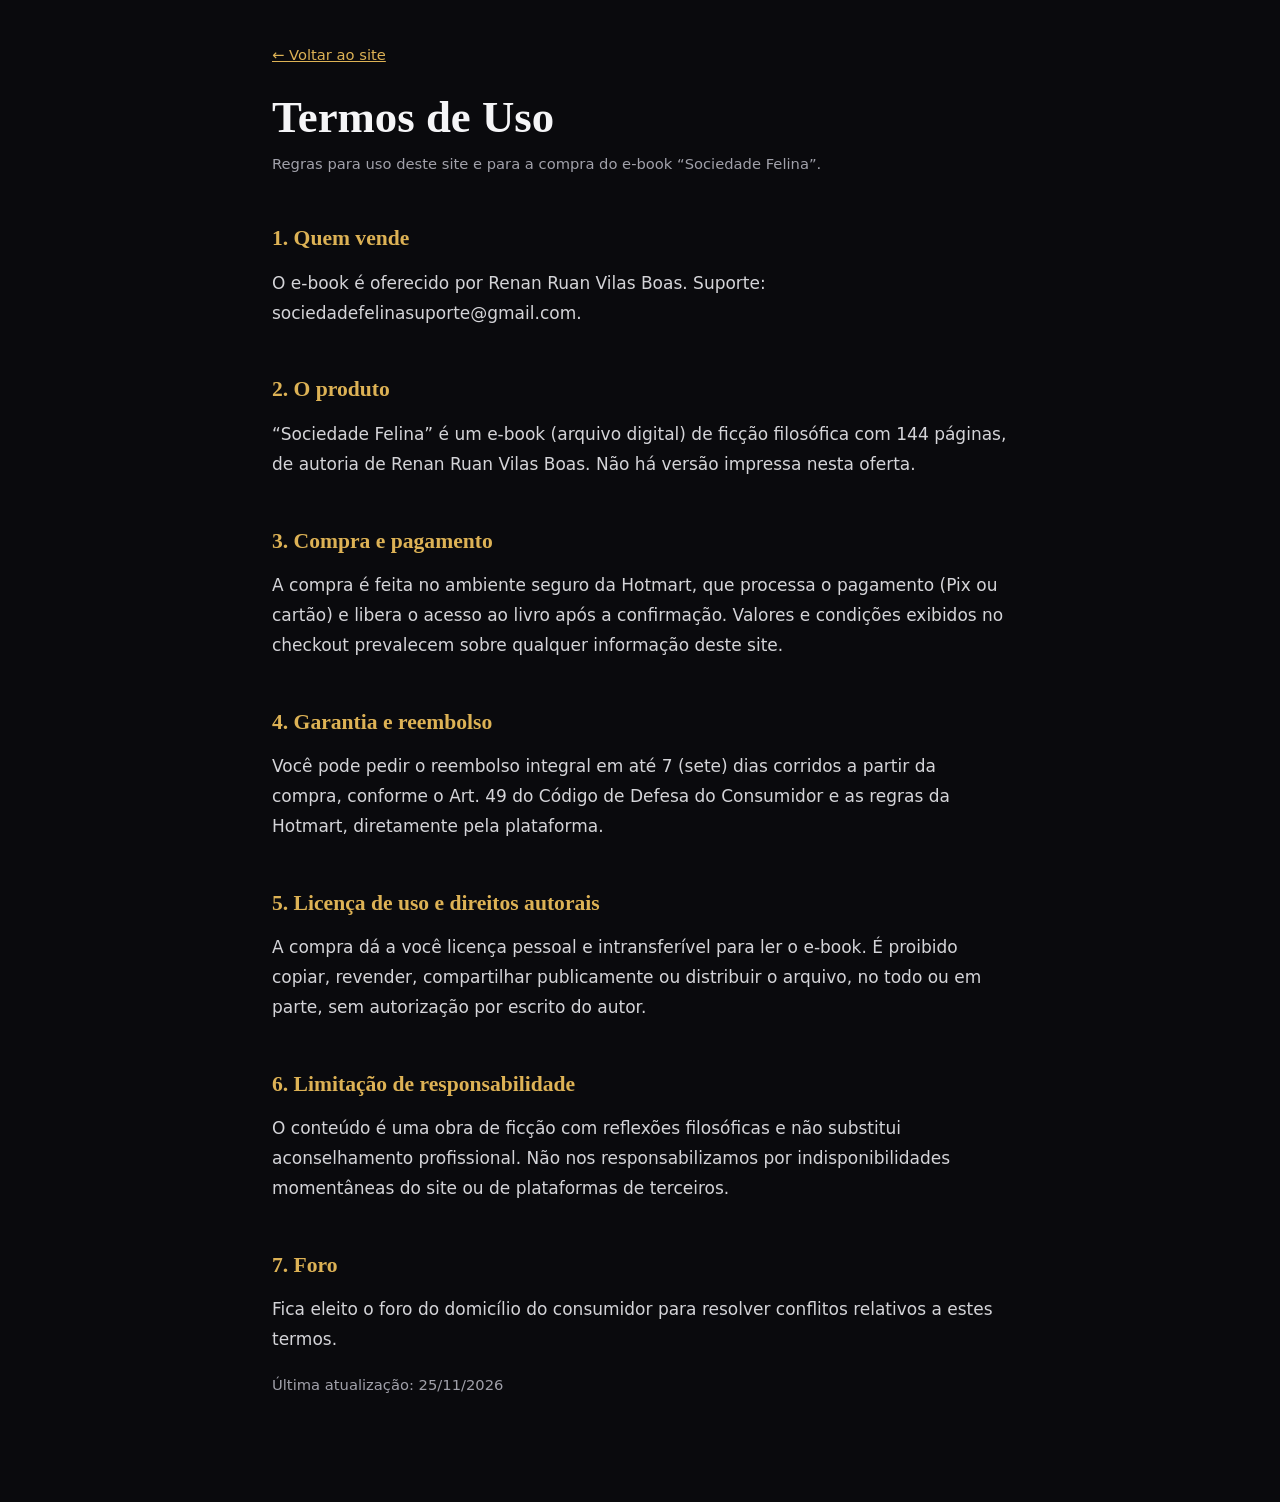
<file: termos.html>
<!doctype html>
<html lang="pt-BR">
<head>
<meta charset="utf-8">
<meta name="viewport" content="width=device-width, initial-scale=1">
<title>Termos de Uso | Sociedade Felina</title>
<meta name="robots" content="noindex,follow">
<meta name="theme-color" content="#0A0A0D">
<style>
:root{--bg:#0A0A0D;--line:#262936;--tx:#F5F5F7;--mu:#A1A1AA;--ac2:#DDB255}
*{box-sizing:border-box;margin:0}
body{background:var(--bg);color:var(--tx);font:400 1.0625rem/1.75 Inter,system-ui,-apple-system,"Segoe UI",sans-serif}
.wrap{max-width:780px;margin:0 auto;padding:40px 22px 90px}
a{color:var(--ac2)}
h1{font-family:Georgia,serif;font-size:clamp(2rem,6vw,2.8rem);line-height:1.15;margin:18px 0 8px}
h2{font-family:Georgia,serif;font-size:1.35rem;margin:2em 0 .5em;color:var(--ac2)}
p,ul{margin-bottom:1em;color:#d4d4d8}ul{padding-left:1.3em}li{margin-bottom:.4em}
.mu{color:var(--mu);font-size:.92rem}
.back{display:inline-block;margin-bottom:6px;font-size:.92rem}
</style>
</head>
<body>
<div class="wrap">
<a class="back" href="./">← Voltar ao site</a>

<h1>Termos de Uso</h1>
<p class="mu">Regras para uso deste site e para a compra do e-book “Sociedade Felina”.</p>

<h2>1. Quem vende</h2>
<p>O e-book é oferecido por <span data-fill="razao"></span><span data-if="cnpj">, CNPJ/CPF <span data-fill="cnpj"></span></span>. <span data-if="email">Suporte: <span data-fill="email"></span>.</span></p>

<h2>2. O produto</h2>
<p>“Sociedade Felina” é um e-book (arquivo digital) de ficção filosófica com 144 páginas, de autoria de Renan Ruan Vilas Boas. Não há versão impressa nesta oferta.</p>

<h2>3. Compra e pagamento</h2>
<p>A compra é feita no ambiente seguro da Hotmart, que processa o pagamento (Pix ou cartão) e libera o acesso ao livro após a confirmação. Valores e condições exibidos no checkout prevalecem sobre qualquer informação deste site.</p>

<h2>4. Garantia e reembolso</h2>
<p>Você pode pedir o reembolso integral em até 7 (sete) dias corridos a partir da compra, conforme o Art. 49 do Código de Defesa do Consumidor e as regras da Hotmart, diretamente pela plataforma.</p>

<h2>5. Licença de uso e direitos autorais</h2>
<p>A compra dá a você licença pessoal e intransferível para ler o e-book. É proibido copiar, revender, compartilhar publicamente ou distribuir o arquivo, no todo ou em parte, sem autorização por escrito do autor.</p>

<h2>6. Limitação de responsabilidade</h2>
<p>O conteúdo é uma obra de ficção com reflexões filosóficas e não substitui aconselhamento profissional. Não nos responsabilizamos por indisponibilidades momentâneas do site ou de plataformas de terceiros.</p>

<h2>7. Foro</h2>
<p>Fica eleito o foro do domicílio do consumidor para resolver conflitos relativos a estes termos.</p>

<p class="mu">Última atualização: 25/11/2026</p>
</div>
<script src="config.js"></script>
<script>
/* Preenche dados do vendedor e e-mail de suporte a partir de config.js */
(function(){
  var C=window.SITE_CONFIG||{}, L=C.legal||{}, S=C.suporte||{}, E=S.email||{};
  var map={razao:L.razao||'Renan Ruan Vilas Boas',cnpj:L.cnpj,email:E.ativo&&E.valor?E.valor:''};
  document.querySelectorAll('[data-if]').forEach(function(el){if(!map[el.getAttribute('data-if')])el.parentNode.removeChild(el)});
  document.querySelectorAll('[data-fill]').forEach(function(el){el.textContent=map[el.getAttribute('data-fill')]||''});
})();
</script>
</body>
</html>
</file>
